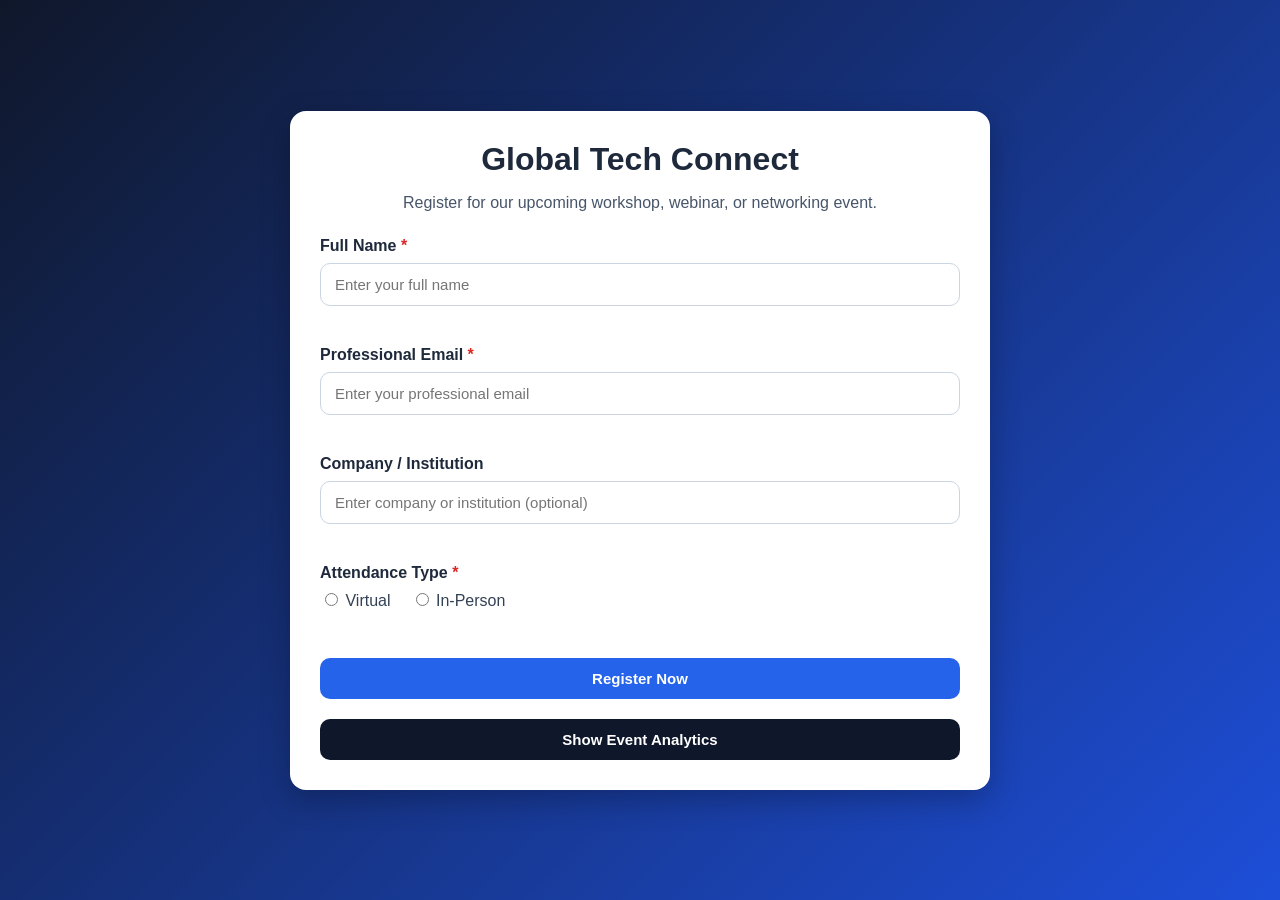
<file: index.html>
<!DOCTYPE html>
<html lang="en">
<head>
  <meta charset="UTF-8" />
  <meta name="viewport" content="width=device-width, initial-scale=1.0" />
  <title>Global Tech Connect - Event Registration</title>
  <link rel="stylesheet" href="style.css" />
</head>
<body>
  <div class="container">
    <div class="card">
      <h1>Global Tech Connect</h1>
      <p class="subtitle">
        Register for our upcoming workshop, webinar, or networking event.
      </p>

      <form id="registrationForm" novalidate>
        <div class="form-group">
          <label for="fullName">Full Name <span class="required">*</span></label>
          <input
            type="text"
            id="fullName"
            name="fullName"
            placeholder="Enter your full name"
          />
          <small class="error" id="nameError"></small>
        </div>

        <div class="form-group">
          <label for="email">Professional Email <span class="required">*</span></label>
          <input
            type="email"
            id="email"
            name="email"
            placeholder="Enter your professional email"
          />
          <small class="error" id="emailError"></small>
        </div>

        <div class="form-group">
          <label for="company">Company / Institution</label>
          <input
            type="text"
            id="company"
            name="company"
            placeholder="Enter company or institution (optional)"
          />
          <small class="error" id="companyError"></small>
        </div>

        <div class="form-group">
          <label>Attendance Type <span class="required">*</span></label>
          <div class="radio-group">
            <label class="radio-item">
              <input type="radio" name="attendanceType" value="Virtual" />
              Virtual
            </label>
            <label class="radio-item">
              <input type="radio" name="attendanceType" value="In-Person" />
              In-Person
            </label>
          </div>
          <small class="error" id="attendanceError"></small>
        </div>

        <button type="submit" class="btn primary-btn">Register Now</button>
      </form>

      <div class="analytics-section">
        <button id="toggleAnalyticsBtn" class="btn secondary-btn">
          Show Event Analytics
        </button>

        <div id="analyticsPanel" class="analytics-panel hidden">
          <h2>Event Analytics</h2>
          <div class="stats-box">
            <p><strong>Total Number of Registrants:</strong> <span id="totalRegistrants">0</span></p>
            <p><strong>Virtual:</strong> <span id="virtualCount">0</span></p>
            <p><strong>In-Person:</strong> <span id="inPersonCount">0</span></p>
          </div>
        </div>
      </div>

      <div id="successMessage" class="success-message"></div>
    </div>
  </div>

  <script src="script.js"></script>
</body>
</html>
</file>
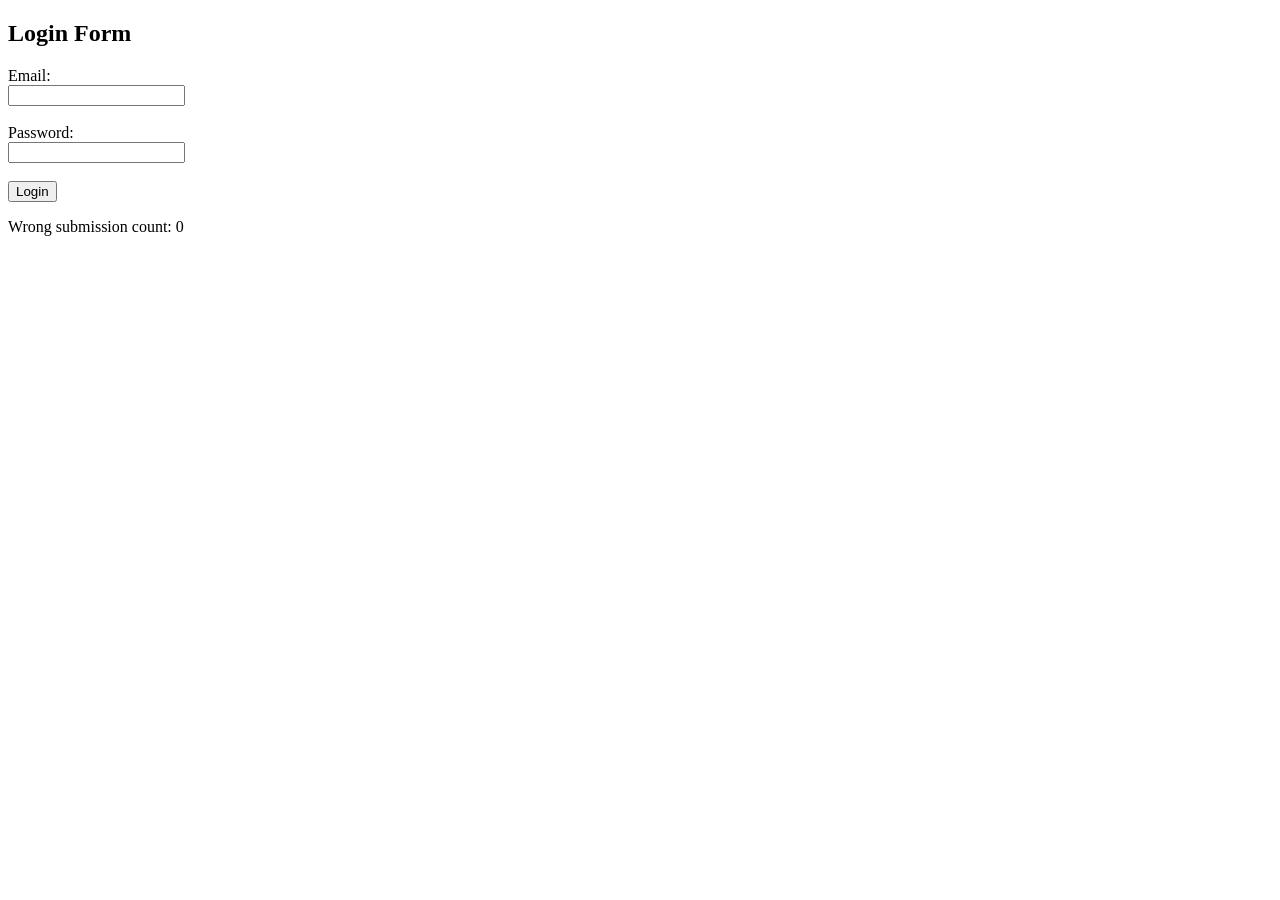
<file: 2nd lab.html>
<!DOCTYPE html>
<html>
<head>
<title>Login Form</title>
</head>
<script src="script.js"></script>

<body>

<h2>Login Form</h2>

<form>

<label>Email:</label><br>
<input type="text" id="email"><br><br>

<label>Password:</label><br>
<input type="password" id="password"><br><br>

<button type="submit">Login</button>

</form>

<p id="errorMsg"></p>

<p>Wrong submission count: <span id="count">0</span></p>

</body>
</html>
</file>
<file: style.css>
* {
  box-sizing: border-box;
}

body {
  margin: 0;
  font-family: Arial, sans-serif;
  background: linear-gradient(135deg, #0f172a, #1d4ed8);
  min-height: 100vh;
  display: flex;
  align-items: center;
  justify-content: center;
  padding: 30px;
}

.container {
  width: 100%;
  max-width: 700px;
}

.card {
  background: #ffffff;
  border-radius: 16px;
  padding: 30px;
  box-shadow: 0 10px 30px rgba(0, 0, 0, 0.25);
}

h1 {
  margin-top: 0;
  margin-bottom: 10px;
  color: #1e293b;
  text-align: center;
}

.subtitle {
  text-align: center;
  color: #475569;
  margin-bottom: 25px;
}

.form-group {
  margin-bottom: 18px;
}

label {
  display: block;
  font-weight: bold;
  margin-bottom: 8px;
  color: #1e293b;
}

.required {
  color: #dc2626;
}

input[type="text"],
input[type="email"] {
  width: 100%;
  padding: 12px 14px;
  border: 1px solid #cbd5e1;
  border-radius: 10px;
  font-size: 15px;
  outline: none;
  transition: border 0.3s ease, box-shadow 0.3s ease;
}

input[type="text"]:focus,
input[type="email"]:focus {
  border-color: #2563eb;
  box-shadow: 0 0 0 3px rgba(37, 99, 235, 0.15);
}

.radio-group {
  display: flex;
  gap: 20px;
  margin-top: 8px;
}

.radio-item {
  font-weight: normal;
  color: #334155;
}

.error {
  display: block;
  color: #dc2626;
  margin-top: 6px;
  font-size: 13px;
  min-height: 16px;
}

.btn {
  border: none;
  border-radius: 10px;
  padding: 12px 18px;
  font-size: 15px;
  cursor: pointer;
  transition: 0.3s ease;
}

.primary-btn {
  width: 100%;
  background: #2563eb;
  color: white;
  font-weight: bold;
}

.primary-btn:hover {
  background: #1d4ed8;
}

.secondary-btn {
  margin-top: 20px;
  width: 100%;
  background: #0f172a;
  color: white;
  font-weight: bold;
}

.secondary-btn:hover {
  background: #1e293b;
}

.analytics-panel {
  margin-top: 15px;
  padding: 18px;
  border-radius: 12px;
  background: #f8fafc;
  border: 1px solid #cbd5e1;
}

.analytics-panel h2 {
  margin-top: 0;
  color: #1e293b;
}

.stats-box p {
  margin: 10px 0;
  color: #334155;
}

.hidden {
  display: none;
}

.success-message {
  margin-top: 18px;
  padding: 12px;
  border-radius: 10px;
  background: #dcfce7;
  color: #166534;
  font-weight: bold;
  text-align: center;
  display: none;
}

.input-valid {
  border-color: #16a34a !important;
}

.input-invalid {
  border-color: #dc2626 !important;
}
</file>
